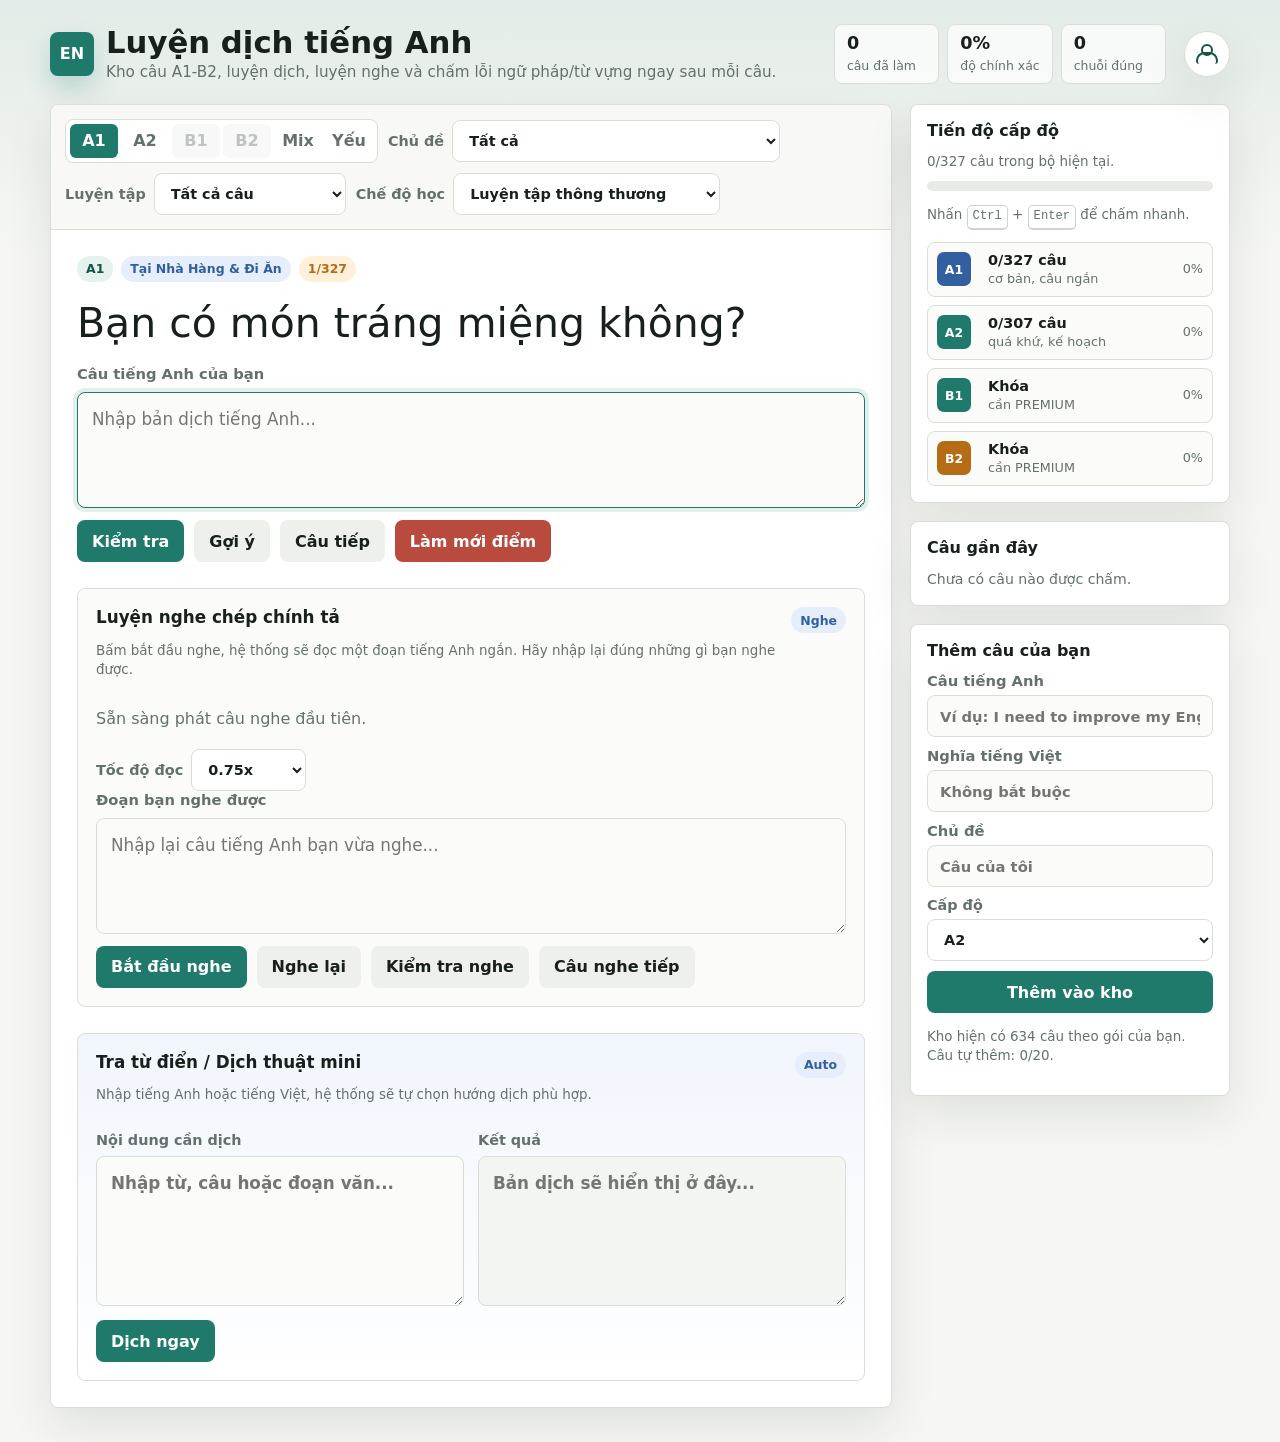
<file: index.html>
<!doctype html>
<html lang="vi">
  <head>
    <meta charset="utf-8" />
    <meta name="viewport" content="width=device-width, initial-scale=1" />
    <title>English Trainer A1-B2</title>
    <link rel="stylesheet" href="./assets/css/styles.css" />
  </head>
  <body>
    <main class="app">
      <header class="topbar">
        <div class="brand">
          <div class="mark" aria-hidden="true">EN</div>
          <div>
            <h1>Luyện dịch tiếng Anh</h1>
            <p class="subtitle">
              Kho câu A1-B2, luyện dịch, luyện nghe và chấm lỗi ngữ pháp/từ vựng
              ngay sau mỗi câu.
            </p>
          </div>
        </div>
        <section class="stats" aria-label="Thống kê">
          <div class="stat"><b id="doneStat">0</b><span>câu đã làm</span></div>
          <div class="stat">
            <b id="accuracyStat">0%</b><span>độ chính xác</span>
          </div>
          <div class="stat">
            <b id="streakStat">0</b><span>chuỗi đúng</span>
          </div>
        </section>
        <div class="account-menu">
          <button
            class="account-icon-btn"
            type="button"
            id="accountMenuBtn"
            aria-label="Tài khoản"
            aria-expanded="false"
            aria-controls="accountMenuPanel"
          >
            <span class="user-icon" aria-hidden="true"></span>
          </button>
          <section
            class="account-dropdown"
            id="accountMenuPanel"
            aria-label="Tài khoản và gói premium"
          >
            <section class="side-panel account-panel">
              <h2>Tài khoản</h2>
              <div id="accountStatus" class="mini">Bạn chưa đăng nhập.</div>
              <div class="field-grid" id="authForm">
                <label>
                  Tên đăng nhập
                  <input
                    id="usernameInput"
                    type="text"
                    autocomplete="username"
                    placeholder="Ví dụ: free01"
                  />
                </label>
                <label>
                  Mật khẩu
                  <input
                    id="passwordInput"
                    type="password"
                    autocomplete="current-password"
                    placeholder="Mật khẩu"
                  />
                </label>
                <div class="auth-actions">
                  <button class="btn" type="button" id="loginBtn">
                    Đăng nhập
                  </button>
                  <button class="btn secondary" type="button" id="registerBtn">
                    Đăng ký FREE
                  </button>
                </div>
              </div>
              <div class="auth-actions" id="sessionActions">
                <button class="btn secondary" type="button" id="logoutBtn">
                  Đăng xuất
                </button>
              </div>
              <p class="mini" id="planStatus">
                FREE: 20 câu/ngày, A1-A2, tối đa 20 câu tự thêm.
              </p>
            </section>

            <section class="history-panel premium-panel">
              <h2>Gói PREMIUM</h2>
              <div class="pricing-list">
                <div><b>1 tháng</b><span>35.000đ</span></div>
                <div><b>6 tháng</b><span>149.000đ</span></div>
                <div><b>1 năm</b><span>249.000đ</span></div>
              </div>
              <p class="mini">
                Thanh toán sau này bằng VietQR qua PayOS. Phần cấu hình PayOS đã
                được chuẩn bị trong code.
              </p>
              <button class="btn secondary" type="button" id="upgradeInfoBtn">
                Xem hướng dẫn nâng cấp
              </button>
            </section>
          </section>
        </div>
      </header>

      <div class="layout">
        <section class="practice">
          <div class="controls">
            <div class="segmented" aria-label="Chọn cấp độ">
              <button type="button" data-level="A1" class="active">A1</button>
              <button type="button" data-level="A2">A2</button>
              <button type="button" data-level="B1">B1</button>
              <button type="button" data-level="B2">B2</button>
              <button type="button" data-level="mix">Mix</button>
              <button type="button" data-level="weak">Yếu</button>
            </div>
            <label class="select-wrap">
              Chủ đề
              <select id="topicSelect" aria-label="Chọn chủ đề">
                <option value="all">Tất cả</option>
              </select>
            </label>
            <label class="select-wrap">
              Luyện tập
              <select
                id="practiceFilterSelect"
                aria-label="Chọn trạng thái câu luyện"
              >
                <option value="all">Tất cả câu</option>
                <option value="unseen">Chưa gặp</option>
                <option value="seen">Đã gặp</option>
                <option value="incorrect">Chưa làm đúng</option>
              </select>
            </label>
            <label class="select-wrap">
              Chế độ học
              <select id="studyModeSelect" aria-label="Chọn chế độ học">
                <option value="normal">Luyện tập thông thương</option>
                <option value="vocabulary">Học từ vựng</option>
                <option value="grammar">Học ngữ pháp</option>
              </select>
            </label>
            <label class="select-wrap study-filter" id="vocabularyFilterWrap">
              Từ vựng
              <input
                id="vocabularyInput"
                type="text"
                autocomplete="off"
                spellcheck="false"
                placeholder="Vi du: work"
              />
            </label>
            <label class="select-wrap study-filter" id="grammarFilterWrap">
              Ngữ pháp
              <select id="grammarSelect" aria-label="Chọn ngữ pháp">
                <option value="all">Tất cả ngữ pháp</option>
              </select>
            </label>
            <span class="filter-status" id="studyFilterStatus"></span>
          </div>

          <div class="prompt-area">
            <div class="meta-row">
              <span class="pill" id="levelPill">A1</span>
              <span class="pill blue" id="topicPill">Daily life</span>
              <span class="pill amber" id="indexPill">1/1</span>
            </div>
            <p class="vietnamese" id="vietnamesePrompt"></p>

            <div class="answer-box">
              <label for="answerInput">Câu tiếng Anh của bạn</label>
              <textarea
                id="answerInput"
                autocomplete="off"
                spellcheck="false"
                placeholder="Nhập bản dịch tiếng Anh..."
              ></textarea>
            </div>

            <div class="actions">
              <button class="btn" type="button" id="checkBtn">Kiểm tra</button>
              <button class="btn secondary" type="button" id="hintBtn">
                Gợi ý
              </button>
              <button class="btn secondary" type="button" id="nextBtn">
                Câu tiếp
              </button>
              <button class="btn danger" type="button" id="resetBtn">
                Làm mới điểm
              </button>
            </div>

            <section
              class="feedback"
              id="feedback"
              aria-live="polite"
            ></section>
          </div>

          <section class="listening-lab" aria-labelledby="listeningTitle">
            <div class="listening-head">
              <div>
                <h2 id="listeningTitle">Luyện nghe chép chính tả</h2>
                <p class="mini">
                  Bấm bắt đầu nghe, hệ thống sẽ đọc một đoạn tiếng Anh ngắn. Hãy
                  nhập lại đúng những gì bạn nghe được.
                </p>
              </div>
              <span class="pill blue" id="listeningLevelPill">Nghe</span>
            </div>
            <p class="listening-status" id="listeningStatus">
              Sẵn sàng phát câu nghe đầu tiên.
            </p>
            <label class="select-wrap">
              Tốc độ đọc
              <select id="speechRateSelect" aria-label="Chọn tốc độ đọc">
                <option value="0.5">0.5x</option>
                <option value="0.75" selected>0.75x</option>
                <option value="1">1.0x</option>
              </select>
            </label>
            <div class="answer-box">
              <label for="listeningInput">Đoạn bạn nghe được</label>
              <textarea
                id="listeningInput"
                autocomplete="off"
                spellcheck="false"
                placeholder="Nhập lại câu tiếng Anh bạn vừa nghe..."
              ></textarea>
            </div>
            <div class="listening-actions">
              <button class="btn" type="button" id="startListeningBtn">
                Bắt đầu nghe
              </button>
              <button
                class="btn secondary"
                type="button"
                id="repeatListeningBtn"
              >
                Nghe lại
              </button>
              <button
                class="btn secondary"
                type="button"
                id="checkListeningBtn"
              >
                Kiểm tra nghe
              </button>
              <button class="btn secondary" type="button" id="nextListeningBtn">
                Câu nghe tiếp
              </button>
            </div>
            <section
              class="feedback"
              id="listeningFeedback"
              aria-live="polite"
            ></section>
          </section>

          <section class="translator-mini" aria-labelledby="translatorTitle">
            <div class="translator-head">
              <div>
                <h2 id="translatorTitle">Tra từ điển / Dịch thuật mini</h2>
                <p class="mini">
                  Nhập tiếng Anh hoặc tiếng Việt, hệ thống sẽ tự chọn hướng dịch phù hợp.
                </p>
              </div>
              <span class="pill blue" id="translatorDirection">Auto</span>
            </div>
            <div class="translator-grid">
              <label class="translator-field">
                Nội dung cần dịch
                <textarea
                  id="translatorInput"
                  autocomplete="off"
                  spellcheck="false"
                  placeholder="Nhập từ, câu hoặc đoạn văn..."
                ></textarea>
              </label>
              <label class="translator-field">
                Kết quả
                <textarea
                  id="translatorOutput"
                  readonly
                  placeholder="Bản dịch sẽ hiển thị ở đây..."
                ></textarea>
              </label>
            </div>
            <div class="translator-actions">
              <button class="btn" type="button" id="translateBtn">Dịch ngay</button>
              <span class="mini" id="translatorStatus" aria-live="polite"></span>
            </div>
          </section>
        </section>

        <aside>
          <section class="side-panel">
            <h2>Tiến độ cấp độ</h2>
            <div class="mini" id="progressText">0/0 câu trong bộ hiện tại.</div>
            <div class="progress-track" aria-hidden="true">
              <div class="progress-fill" id="progressFill"></div>
            </div>
            <div class="mini">
              Nhấn <kbd>Ctrl</kbd> + <kbd>Enter</kbd> để chấm nhanh.
            </div>
            <div class="level-list" id="levelList"></div>
          </section>

          <section class="history-panel">
            <h2>Câu gần đây</h2>
            <div class="history-list" id="historyList">
              <div class="empty">Chưa có câu nào được chấm.</div>
            </div>
          </section>

          <section class="history-panel">
            <h2>Thêm câu của bạn</h2>
            <div class="field-grid">
              <label>
                Câu tiếng Anh
                <input
                  id="customEnglishInput"
                  type="text"
                  placeholder="Ví dụ: I need to improve my English."
                />
              </label>
              <label>
                Nghĩa tiếng Việt
                <input
                  id="customVietnameseInput"
                  type="text"
                  placeholder="Không bắt buộc"
                />
              </label>
              <label>
                Chủ đề
                <input
                  id="customTopicInput"
                  type="text"
                  placeholder="Câu của tôi"
                />
              </label>
              <label class="select-wrap">
                Cấp độ
                <select
                  id="customLevelSelect"
                  aria-label="Chọn cấp độ câu tự thêm"
                >
                  <option value="A1">A1</option>
                  <option value="A2" selected>A2</option>
                  <option value="B1">B1</option>
                  <option value="B2">B2</option>
                </select>
              </label>
              <button class="btn" type="button" id="addCustomBtn">
                Thêm vào kho
              </button>
            </div>
            <p class="mini" id="customStatus">
              Câu bạn thêm sẽ được lưu trong trình duyệt này.
            </p>
          </section>
        </aside>
      </div>
    </main>
    <script src="./assets/data/built-in-lessons.js"></script>
    <script src="./assets/data/imported-800-cau.js"></script>
    <script src="./assets/js/services.js"></script>
    <script src="./assets/js/app.js"></script>
  </body>
</html>
</file>
<file: assets/css/styles.css>
:root {
      --bg: #f6f7f4;
      --ink: #17201b;
      --muted: #64716b;
      --line: #d9ded6;
      --panel: #ffffff;
      --teal: #1f7a6b;
      --teal-dark: #145449;
      --blue: #315f9f;
      --amber: #b66b16;
      --coral: #b94b3e;
      --green-soft: #e5f2ed;
      --amber-soft: #fff1d9;
      --coral-soft: #fde7e4;
      --blue-soft: #e7eefb;
      --shadow: 0 18px 45px rgba(25, 35, 31, 0.10);
      font-family: Inter, ui-sans-serif, system-ui, -apple-system, BlinkMacSystemFont, "Segoe UI", sans-serif;
    }

    * {
      box-sizing: border-box;
    }

    body {
      margin: 0;
      min-height: 100vh;
      color: var(--ink);
      background:
        linear-gradient(180deg, rgba(31, 122, 107, 0.09), rgba(246, 247, 244, 0) 260px),
        var(--bg);
    }

    button, textarea, select, input {
      font: inherit;
    }

    button {
      border: 0;
      cursor: pointer;
    }

    .app {
      width: min(1180px, calc(100% - 32px));
      margin: 0 auto;
      padding: 24px 0 34px;
    }

    .topbar {
      display: grid;
      grid-template-columns: 1fr auto auto;
      align-items: center;
      gap: 18px;
      margin-bottom: 20px;
    }

    .brand {
      display: flex;
      align-items: center;
      gap: 12px;
      min-width: 0;
    }

    .mark {
      display: grid;
      place-items: center;
      width: 44px;
      height: 44px;
      border-radius: 8px;
      background: var(--teal);
      color: white;
      font-weight: 800;
      letter-spacing: 0;
      box-shadow: 0 12px 26px rgba(31, 122, 107, 0.24);
    }

    h1 {
      margin: 0;
      font-size: clamp(1.35rem, 2.4vw, 2rem);
      line-height: 1.05;
      letter-spacing: 0;
    }

    .subtitle {
      margin: 5px 0 0;
      color: var(--muted);
      font-size: 0.95rem;
    }

    .stats {
      display: grid;
      grid-template-columns: repeat(3, minmax(80px, 1fr));
      gap: 8px;
      width: min(360px, 100%);
    }

    .stat {
      padding: 10px 12px;
      background: rgba(255, 255, 255, 0.72);
      border: 1px solid var(--line);
      border-radius: 8px;
      min-width: 0;
    }

    .stat b {
      display: block;
      font-size: 1.1rem;
      line-height: 1;
    }

    .stat span {
      display: block;
      margin-top: 5px;
      color: var(--muted);
      font-size: 0.78rem;
      white-space: nowrap;
    }

    .account-menu {
      position: relative;
      justify-self: end;
    }

    .account-icon-btn {
      display: grid;
      place-items: center;
      width: 46px;
      height: 46px;
      border: 1px solid var(--line);
      border-radius: 50%;
      background: white;
      color: var(--teal-dark);
      box-shadow: var(--shadow);
    }

    .account-icon-btn:hover,
    .account-icon-btn[aria-expanded="true"] {
      border-color: var(--teal);
      box-shadow: 0 0 0 4px rgba(31, 122, 107, 0.12), var(--shadow);
    }

    .user-icon {
      position: relative;
      width: 24px;
      height: 24px;
    }

    .user-icon::before,
    .user-icon::after {
      content: "";
      position: absolute;
      left: 50%;
      transform: translateX(-50%);
      border: 2px solid currentColor;
    }

    .user-icon::before {
      top: 2px;
      width: 8px;
      height: 8px;
      border-radius: 50%;
      background: white;
    }

    .user-icon::after {
      bottom: 2px;
      width: 18px;
      height: 10px;
      border-radius: 12px 12px 5px 5px;
      border-bottom-width: 0;
    }

    .account-dropdown {
      position: absolute;
      top: calc(100% + 12px);
      right: 0;
      z-index: 20;
      display: none;
      width: min(360px, calc(100vw - 32px));
      padding: 12px;
      border: 1px solid var(--line);
      border-radius: 8px;
      background: rgba(255, 255, 255, 0.98);
      box-shadow: var(--shadow);
    }

    .account-dropdown.open {
      display: block;
    }

    .account-dropdown .side-panel,
    .account-dropdown .history-panel {
      box-shadow: none;
      margin: 0;
    }

    .account-dropdown .premium-panel {
      margin-top: 12px;
    }

    .layout {
      display: grid;
      grid-template-columns: minmax(0, 1fr) 320px;
      gap: 18px;
      align-items: start;
    }

    .practice,
    .side-panel,
    .feedback,
    .history-panel {
      background: var(--panel);
      border: 1px solid var(--line);
      border-radius: 8px;
      box-shadow: var(--shadow);
    }

    .practice {
      overflow: hidden;
    }

    .controls {
      display: flex;
      flex-wrap: wrap;
      align-items: center;
      gap: 10px;
      padding: 14px;
      border-bottom: 1px solid var(--line);
      background: rgba(246, 247, 244, 0.72);
    }

    .segmented {
      display: inline-grid;
      grid-auto-flow: column;
      gap: 3px;
      padding: 4px;
      border: 1px solid var(--line);
      border-radius: 8px;
      background: white;
    }

    .segmented button {
      min-width: 48px;
      min-height: 34px;
      border-radius: 6px;
      background: transparent;
      color: var(--muted);
      font-weight: 700;
    }

    .segmented button.active {
      background: var(--teal);
      color: white;
    }

    .segmented button:disabled {
      cursor: not-allowed;
      opacity: 0.42;
      background: #eef0ed;
    }

    .select-wrap {
      display: flex;
      align-items: center;
      gap: 8px;
      color: var(--muted);
      font-size: 0.9rem;
    }

    .study-filter {
      display: none;
    }

    .study-filter.show {
      display: flex;
    }

    .study-filter input {
      width: 190px;
    }

    .filter-status {
      color: var(--muted);
      font-size: 0.86rem;
      min-height: 20px;
    }

    select {
      height: 42px;
      border: 1px solid var(--line);
      border-radius: 8px;
      padding: 0 36px 0 12px;
      background: white;
      color: var(--ink);
    }

    input {
      width: 100%;
      height: 42px;
      border: 1px solid var(--line);
      border-radius: 8px;
      padding: 0 12px;
      color: var(--ink);
      background: #fbfcfa;
      outline: none;
    }

    input:focus {
      border-color: var(--teal);
      box-shadow: 0 0 0 4px rgba(31, 122, 107, 0.12);
    }

    .prompt-area {
      padding: 26px;
    }

    .meta-row {
      display: flex;
      flex-wrap: wrap;
      align-items: center;
      gap: 8px;
      margin-bottom: 18px;
    }

    .pill {
      display: inline-flex;
      align-items: center;
      min-height: 26px;
      padding: 0 9px;
      border-radius: 999px;
      font-size: 0.78rem;
      font-weight: 750;
      color: var(--teal-dark);
      background: var(--green-soft);
    }

    .pill.blue {
      color: var(--blue);
      background: var(--blue-soft);
    }

    .pill.amber {
      color: var(--amber);
      background: var(--amber-soft);
    }

    .vietnamese {
      margin: 0 0 18px;
      font-size: clamp(1.55rem, 3.2vw, 2.75rem);
      line-height: 1.16;
      letter-spacing: 0;
    }

    .answer-box {
      display: grid;
      gap: 10px;
    }

    label {
      color: var(--muted);
      font-weight: 700;
      font-size: 0.92rem;
    }

    textarea {
      width: 100%;
      min-height: 116px;
      resize: vertical;
      border: 1px solid var(--line);
      border-radius: 8px;
      padding: 14px;
      color: var(--ink);
      background: #fbfcfa;
      outline: none;
      line-height: 1.45;
      font-size: 1.05rem;
    }

    textarea:focus {
      border-color: var(--teal);
      box-shadow: 0 0 0 4px rgba(31, 122, 107, 0.12);
    }

    .actions {
      display: flex;
      flex-wrap: wrap;
      gap: 10px;
      margin-top: 12px;
    }

    .btn {
      display: inline-flex;
      align-items: center;
      justify-content: center;
      gap: 8px;
      min-height: 42px;
      padding: 0 15px;
      border-radius: 8px;
      color: white;
      background: var(--teal);
      font-weight: 800;
      letter-spacing: 0;
    }

    .btn:hover {
      background: var(--teal-dark);
    }

    .btn.secondary {
      color: var(--ink);
      background: #edf0eb;
    }

    .btn.secondary:hover {
      background: #e1e6df;
    }

    .btn.danger {
      background: var(--coral);
    }

    .btn.danger:hover {
      background: #94372d;
    }

    .feedback {
      display: none;
      margin-top: 16px;
      padding: 16px;
      box-shadow: none;
    }

    .feedback.show {
      display: block;
    }

    .feedback.correct {
      border-color: rgba(31, 122, 107, 0.36);
      background: var(--green-soft);
    }

    .feedback.close {
      border-color: rgba(182, 107, 22, 0.34);
      background: var(--amber-soft);
    }

    .feedback.wrong {
      border-color: rgba(185, 75, 62, 0.34);
      background: var(--coral-soft);
    }

    .result-title {
      display: flex;
      align-items: center;
      justify-content: space-between;
      gap: 12px;
      margin-bottom: 10px;
      font-weight: 850;
      font-size: 1.05rem;
    }

    .score-chip {
      flex: 0 0 auto;
      min-width: 58px;
      text-align: center;
      padding: 5px 8px;
      border-radius: 999px;
      background: rgba(255, 255, 255, 0.7);
      font-size: 0.82rem;
      color: var(--ink);
    }

    .answer-line {
      margin: 9px 0;
      color: var(--ink);
    }

    .answer-line b {
      color: var(--teal-dark);
    }

    .notes {
      margin: 12px 0 0;
      padding-left: 18px;
      color: #2e3732;
    }

    .notes li {
      margin: 7px 0;
      line-height: 1.42;
    }

    .side-panel {
      padding: 16px;
    }

    .side-panel h2,
    .history-panel h2 {
      margin: 0 0 12px;
      font-size: 1rem;
      letter-spacing: 0;
    }

    .progress-track {
      height: 10px;
      border-radius: 999px;
      background: #e6ebe5;
      overflow: hidden;
      margin: 10px 0 14px;
    }

    .progress-fill {
      width: 0%;
      height: 100%;
      background: linear-gradient(90deg, var(--teal), var(--blue));
      transition: width 180ms ease;
    }

    .level-list {
      display: grid;
      gap: 8px;
      margin-top: 12px;
    }

    .field-grid {
      display: grid;
      gap: 10px;
    }

    .field-grid label {
      display: grid;
      gap: 6px;
    }

    .account-panel {
      box-shadow: var(--shadow);
      margin-bottom: 18px;
    }

    .auth-actions {
      display: grid;
      grid-template-columns: 1fr 1fr;
      gap: 8px;
    }

    #sessionActions {
      margin-top: 10px;
    }

    .pricing-list {
      display: grid;
      gap: 8px;
      margin-bottom: 12px;
    }

    .pricing-list div {
      display: flex;
      align-items: center;
      justify-content: space-between;
      gap: 10px;
      padding: 10px;
      border: 1px solid var(--line);
      border-radius: 8px;
      background: #fbfcfa;
    }

    .pricing-list span {
      color: var(--teal-dark);
      font-weight: 850;
      white-space: nowrap;
    }

    .level-item {
      display: grid;
      grid-template-columns: 42px 1fr auto;
      align-items: center;
      gap: 9px;
      padding: 9px;
      border: 1px solid var(--line);
      border-radius: 8px;
      background: #fbfcfa;
    }

    .level-tag {
      display: grid;
      place-items: center;
      width: 34px;
      height: 34px;
      border-radius: 7px;
      color: white;
      background: var(--blue);
      font-weight: 850;
      font-size: 0.78rem;
    }

    .level-item:nth-child(2) .level-tag,
    .level-item:nth-child(3) .level-tag {
      background: var(--teal);
    }

    .level-item:nth-child(4) .level-tag,
    .level-item:nth-child(5) .level-tag,
    .level-item:nth-child(6) .level-tag {
      background: var(--amber);
    }

    .level-item b {
      display: block;
      font-size: 0.9rem;
    }

    .level-item span {
      color: var(--muted);
      font-size: 0.8rem;
    }

    .mini {
      color: var(--muted);
      font-size: 0.84rem;
      line-height: 1.45;
    }

    .history-panel {
      margin-top: 18px;
      padding: 16px;
      box-shadow: var(--shadow);
    }

    .history-list {
      display: grid;
      gap: 8px;
      max-height: 280px;
      overflow: auto;
      padding-right: 4px;
    }

    .history-item {
      padding: 10px;
      border: 1px solid var(--line);
      border-radius: 8px;
      background: #fbfcfa;
    }

    .history-item b {
      display: block;
      margin-bottom: 4px;
      font-size: 0.85rem;
    }

    .history-item span {
      display: block;
      color: var(--muted);
      font-size: 0.8rem;
      line-height: 1.35;
    }

    kbd {
      display: inline-block;
      min-width: 20px;
      padding: 2px 5px;
      border: 1px solid #cdd4cb;
      border-bottom-width: 2px;
      border-radius: 5px;
      background: white;
      color: var(--muted);
      font-size: 0.76rem;
      text-align: center;
    }

    .empty {
      color: var(--muted);
      font-size: 0.88rem;
      line-height: 1.45;
    }

    .listening-lab {
      margin: 0 26px 26px;
      padding: 18px;
      border: 1px solid var(--line);
      border-radius: 8px;
      background: #fbfcfa;
    }

    .listening-head {
      display: flex;
      align-items: flex-start;
      justify-content: space-between;
      gap: 14px;
      margin-bottom: 14px;
    }

    .listening-head h2 {
      margin: 0;
      font-size: 1.05rem;
      letter-spacing: 0;
    }

    .listening-status {
      min-height: 30px;
      margin: 0 0 12px;
      color: var(--muted);
      line-height: 1.45;
    }

    .listening-actions {
      display: flex;
      flex-wrap: wrap;
      gap: 10px;
      margin-top: 12px;
    }

    .translator-mini {
      margin: 0 26px 26px;
      padding: 18px;
      border: 1px solid var(--line);
      border-radius: 8px;
      background: linear-gradient(180deg, rgba(231, 238, 251, 0.58), rgba(255, 255, 255, 0.92));
    }

    .translator-head {
      display: flex;
      align-items: flex-start;
      justify-content: space-between;
      gap: 12px;
      margin-bottom: 14px;
    }

    .translator-head h2 {
      margin: 0 0 6px;
      font-size: 1.05rem;
      letter-spacing: 0;
    }

    .translator-grid {
      display: grid;
      grid-template-columns: repeat(2, minmax(0, 1fr));
      gap: 14px;
    }

    .translator-field {
      display: grid;
      gap: 8px;
      color: var(--muted);
      font-size: 0.9rem;
      font-weight: 700;
    }

    .translator-field textarea {
      min-height: 150px;
      background: #fbfcfa;
    }

    .translator-field textarea[readonly] {
      color: var(--ink);
      background: #f2f5f1;
    }

    .translator-actions {
      display: flex;
      align-items: center;
      flex-wrap: wrap;
      gap: 12px;
      margin-top: 14px;
    }

    @media (max-width: 860px) {
      .layout {
        grid-template-columns: 1fr;
      }

      .topbar {
        grid-template-columns: 1fr auto;
      }

      .stats {
        grid-column: 1 / -1;
        grid-row: 2;
        width: 100%;
      }

      .account-menu {
        grid-column: 2;
        grid-row: 1;
        align-self: start;
      }

      .prompt-area {
        padding: 20px;
      }

      .listening-lab {
        margin: 0 20px 20px;
      }

      .translator-mini {
        margin: 0 20px 20px;
      }

      .translator-grid {
        grid-template-columns: 1fr;
      }
    }

    @media (max-width: 520px) {
      .app {
        width: min(100% - 20px, 1180px);
        padding-top: 14px;
      }

      .brand {
        align-items: flex-start;
      }

      .mark {
        width: 38px;
        height: 38px;
      }

      .stats {
        grid-template-columns: 1fr 1fr;
      }

      .stat:last-child {
        grid-column: 1 / -1;
      }

      .account-dropdown {
        position: fixed;
        top: 72px;
        right: 10px;
        left: 10px;
        width: auto;
        max-height: calc(100vh - 92px);
        overflow: auto;
      }

      .segmented {
        width: 100%;
        grid-template-columns: repeat(6, 1fr);
      }

      .segmented button {
        min-width: 0;
        padding: 0;
      }

      .select-wrap,
      select,
      .btn {
        width: 100%;
      }

      .actions {
        display: grid;
      }

      .listening-actions {
        display: grid;
      }

      .translator-head,
      .translator-actions {
        display: grid;
      }
    }
</file>
